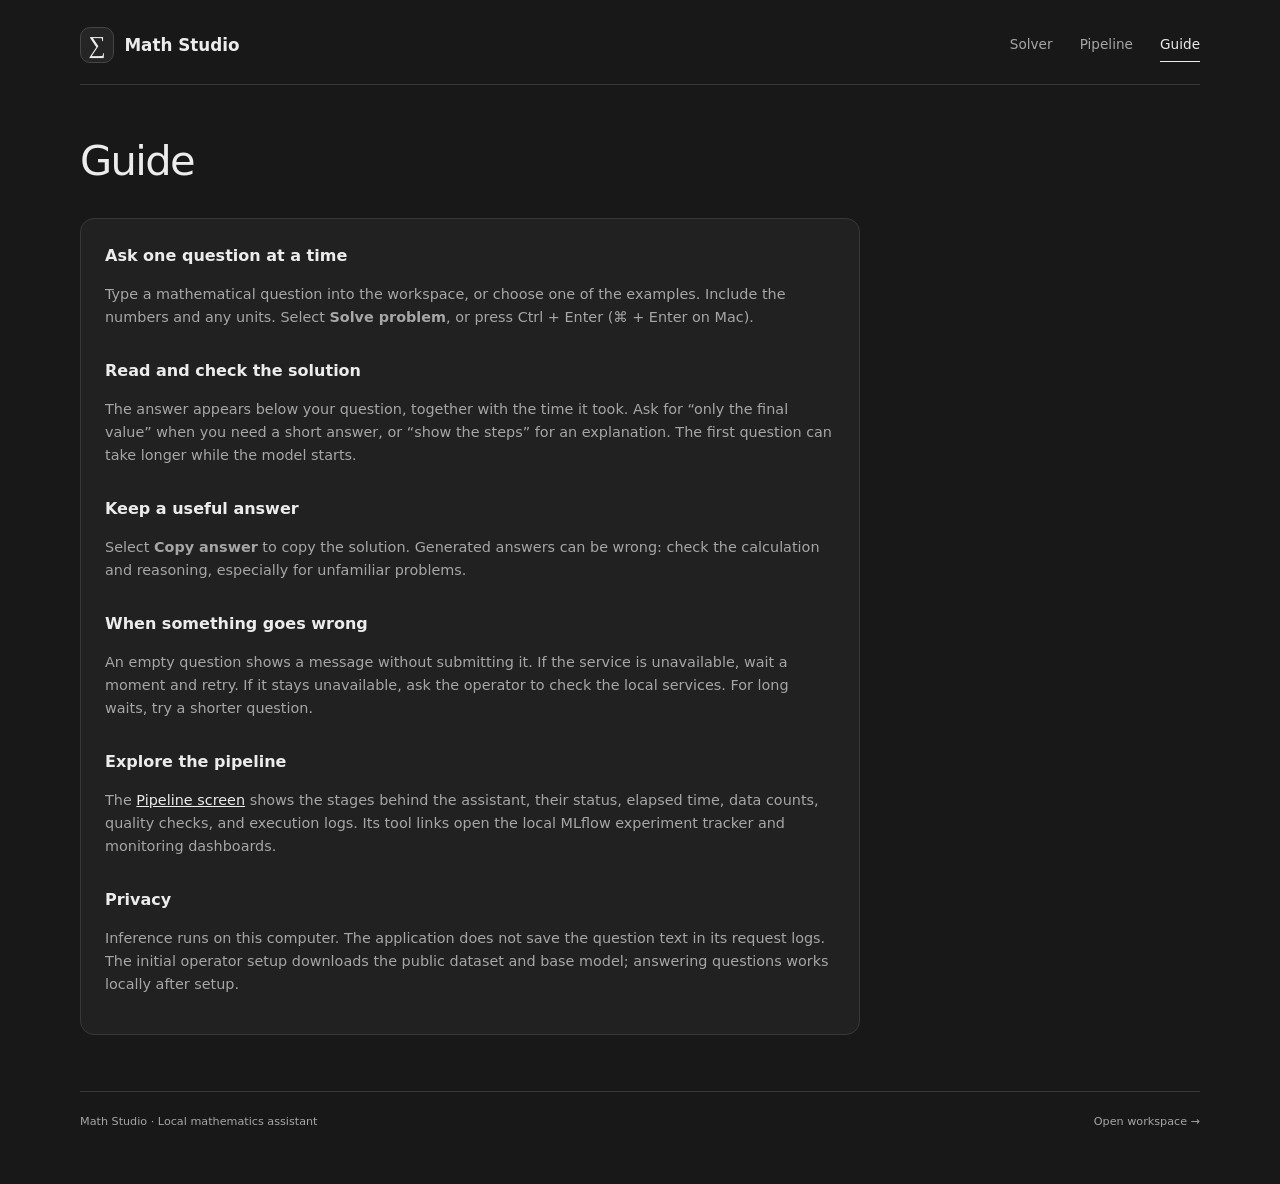
<file: frontend/help.html>
<!doctype html><html lang="en"><head><meta charset="utf-8"><meta name="viewport" content="width=device-width,initial-scale=1"><title>Guide · Math Studio</title><link rel="stylesheet" href="style.css"></head><body><main><header><a class="brand" href="/"><span class="brand-mark">∑</span> Math Studio</a><nav aria-label="Main navigation"><a href="/">Solver</a><a href="http://localhost:8081/">Pipeline</a><a class="active" aria-current="page" href="help.html">Guide</a></nav></header><section class="console-hero"><div><h1>Guide</h1></div></section><section class="console-panel prose"><h2>Ask one question at a time</h2><p>Type a mathematical question into the workspace, or choose one of the examples. Include the numbers and any units. Select <strong>Solve problem</strong>, or press Ctrl + Enter (⌘ + Enter on Mac).</p><h2>Read and check the solution</h2><p>The answer appears below your question, together with the time it took. Ask for “only the final value” when you need a short answer, or “show the steps” for an explanation. The first question can take longer while the model starts.</p><h2>Keep a useful answer</h2><p>Select <strong>Copy answer</strong> to copy the solution. Generated answers can be wrong: check the calculation and reasoning, especially for unfamiliar problems.</p><h2>When something goes wrong</h2><p>An empty question shows a message without submitting it. If the service is unavailable, wait a moment and retry. If it stays unavailable, ask the operator to check the local services. For long waits, try a shorter question.</p><h2>Explore the pipeline</h2><p>The <a href="http://localhost:8081/">Pipeline screen</a> shows the stages behind the assistant, their status, elapsed time, data counts, quality checks, and execution logs. Its tool links open the local MLflow experiment tracker and monitoring dashboards.</p><h2>Privacy</h2><p>Inference runs on this computer. The application does not save the question text in its request logs. The initial operator setup downloads the public dataset and base model; answering questions works locally after setup.</p></section><footer><span>Math Studio · Local mathematics assistant</span><a href="/">Open workspace →</a></footer></main></body></html>
</file>
<file: frontend/style.css>
:root {
  color-scheme: dark;
  --ink: #ececec;
  --muted: #a6a6a6;
  --line: #383838;
  --paper: #181818;
  --surface: #212121;
  --soft: #292929;
  --accent: #ececec;
  --accent-dark: #d4d4d4;
  --danger: #ffa7a7;
}
* { box-sizing: border-box; }
[hidden] { display: none !important; }
body {
  margin: 0;
  background: var(--paper);
  color: var(--ink);
  font: 15px/1.6 ui-sans-serif, system-ui, -apple-system, BlinkMacSystemFont, 'Segoe UI', sans-serif;
}
.workspace-page { min-height: 100vh; isolation: isolate; }
.workspace-page::before {
  content: '';
  position: fixed;
  z-index: -1;
  pointer-events: none;
  width: min(620px, 80vw);
  height: 620px;
  top: 60px;
  right: -260px;
  border-radius: 50%;
  background: repeating-radial-gradient(ellipse at center, transparent 0 44px, #ffffff06 45px 46px, transparent 47px 74px);
  transform: rotate(-28deg) scaleX(1.3);
  mask-image: linear-gradient(150deg, #0009, transparent 80%);
}
main { width: min(1120px, calc(100% - 4rem)); margin: auto; padding: 1.7rem 0 2rem; }
header { display: flex; align-items: center; gap: 1.4rem; padding-bottom: 1.3rem; border-bottom: 1px solid var(--line); }
.brand { display: flex; align-items: center; gap: .65rem; color: var(--ink); font-weight: 600; font-size: 1.05rem; text-decoration: none; white-space: nowrap; }
.brand-mark { display: grid; place-items: center; width: 34px; height: 36px; border: 1px solid #454545; border-radius: 10px; background: #252525; font: 24px Georgia, serif; }
nav { display: flex; gap: 1.7rem; margin-left: auto; }
nav a { color: var(--muted); text-decoration: none; font-size: .85rem; padding: .35rem 0; }
nav a:hover, nav .active { color: var(--ink); }
nav .active { border-bottom: 1px solid var(--ink); }
.status { display: flex; align-items: center; gap: .5rem; color: var(--muted); font-size: .76rem; white-space: nowrap; }
.status i { width: 7px; height: 7px; border-radius: 50%; background: #777; }
.status.ready i { background: #82c99a; }
.status.problem i { background: var(--danger); }
.hero { padding: 5.2rem 0 3.2rem; text-align: center; }
h1 { margin: 0; font-size: clamp(2rem, 4.2vw, 3rem); font-weight: 500; line-height: 1.2; letter-spacing: -.04em; }
.lede { max-width: 590px; margin: 1rem 0 0; color: var(--muted); font-size: .94rem; line-height: 1.7; }
.workspace-grid { display: grid; grid-template-columns: minmax(0, 1.75fr) minmax(230px, 1fr); gap: 2rem; align-items: start; }
.solver { border: 1px solid #424242; border-radius: 22px; background: #2b2b2b; padding: 1.6rem; box-shadow: 0 12px 40px #00000012; }
.section-heading { display: flex; justify-content: space-between; align-items: center; gap: 1rem; }
.solver label { font-size: .9rem; font-weight: 500; }
.small-label { font-size: .68rem; color: var(--muted); }
textarea { display: block; resize: vertical; width: 100%; min-height: 150px; max-height: 500px; margin: .8rem 0 1.1rem; padding: 1rem; border: 1px solid #454545; border-radius: 13px; background: #252525; color: var(--ink); font: inherit; line-height: 1.6; outline: none; }
textarea:focus { border-color: #888; box-shadow: 0 0 0 2px #ffffff0c; }
textarea::placeholder { color: #a0a0a0; }
.actions { display: flex; align-items: center; justify-content: space-between; gap: 1rem; }
.shortcut { color: var(--muted); font-size: .7rem; }
button { border: 0; border-radius: 22px; background: var(--accent); color: #171717; padding: .8rem 1.1rem; font: inherit; font-size: .84rem; font-weight: 600; cursor: pointer; transition: background .15s; }
button:hover { background: var(--accent-dark); }
button:focus-visible, a:focus-visible, summary:focus-visible { outline: 2px solid #b5b5b5; outline-offset: 4px; }
button:disabled { cursor: wait; opacity: .65; }
button span[aria-hidden] { margin-left: 1rem; }
.answer { margin-top: 1.3rem; padding: 1.2rem; border: 1px solid #444; border-radius: 13px; background: #222; }
.answer-label { margin: 0; color: var(--ink); font-size: .8rem; font-weight: 600; }
#answer-text { white-space: pre-wrap; overflow-wrap: anywhere; margin-top: .8rem; }
.latency { margin: .9rem 0 0; color: var(--muted); font-size: .7rem; }
.error { margin: .8rem 0 0; color: var(--danger); font-size: .8rem; overflow-wrap: anywhere; }
.error:empty { display: none; }
.progress-note { font-size: .8rem; color: var(--muted); }
.text-button { padding: .3rem .6rem; background: transparent; color: var(--muted); font-size: .7rem; }
.text-button:hover { background: #353535; color: var(--ink); }
.examples { padding: .15rem 0; }
.examples button { position: relative; display: block; width: 100%; text-align: left; color: var(--ink); background: transparent; padding: 1rem 1.6rem 1rem .8rem; border-bottom: 1px solid var(--line); border-radius: 0; font-size: .82rem; font-weight: 400; }
.examples button:first-child { padding-top: .7rem; }
.examples button:hover { background: #ffffff06; }
.examples button span { display: block; margin-bottom: .2rem; font-size: .68rem; color: var(--muted); }
.examples button b { position: absolute; right: .5rem; top: 1.6rem; font-weight: 400; color: var(--muted); }
.aside-note { font-size: .73rem; color: var(--muted); line-height: 1.7; margin: 1.2rem .8rem 0; }
footer { display: flex; justify-content: space-between; align-items: center; gap: 1rem; margin-top: 3.5rem; border-top: 1px solid var(--line); padding: 1.3rem 0; color: var(--muted); font-size: .7rem; }
a { color: var(--accent); }
footer a { color: var(--muted); text-decoration: none; }
footer a:hover { color: var(--ink); }
.console-hero { display: flex; align-items: end; justify-content: space-between; gap: 1.5rem; padding: 3.2rem 0 2rem; }
.console-hero h1 { font-size: clamp(2rem, 4vw, 2.6rem); }
.secondary { background: #303030; color: var(--ink); border: 1px solid #444; white-space: nowrap; }
.secondary:hover { background: #3a3a3a; }
.stat-grid { display: grid; grid-template-columns: repeat(4, 1fr); gap: 1rem; margin-bottom: 1.5rem; }
.stat-grid article { background: var(--surface); border: 1px solid var(--line); border-radius: 14px; padding: 1.2rem; }
.stat-grid p { font-size: .7rem; color: var(--muted); margin: 0; }
.stat-grid strong { display: block; font-weight: 500; font-size: 2rem; letter-spacing: -.04em; margin: .3rem 0; }
.stat-grid small { font-size: .64rem; color: var(--muted); display: block; }
.console-panel { background: var(--surface); border: 1px solid var(--line); border-radius: 14px; padding: 1.5rem; margin-bottom: 1.5rem; min-width: 0; }
.console-panel h2 { margin: 0; font-size: 1rem; font-weight: 600; }
.muted { color: var(--muted); font-size: .78rem; margin: .4rem 0 1rem; }
.dag { display: flex; flex-wrap: wrap; align-items: center; justify-content: space-between; gap: .65rem; padding: 1.1rem; background: var(--soft); border-radius: 8px; margin: 1rem 0; font-size: .69rem; }
.dag b { color: var(--muted); font-size: 1rem; }
.table-scroll { overflow: auto; }
table { border-collapse: collapse; width: 100%; font-size: .77rem; text-align: left; }
th { font-size: .64rem; text-transform: uppercase; letter-spacing: .07em; color: var(--muted); font-weight: 500; }
th, td { padding: .75rem .7rem; border-bottom: 1px solid var(--line); }
td:first-child, th:first-child { padding-left: 0; }
td a { text-decoration: none; font-family: ui-monospace, monospace; font-size: .7rem; }
.badge { border-radius: 20px; padding: .2rem .65rem; font-size: .65rem; background: #333; color: #bfbfbf; }
.badge.completed { background: #25372d; color: #a2d5b3; }
.badge.running { background: #44391f; color: #f1ce84; }
.badge.failed { background: #452a2a; color: var(--danger); }
.console-columns { display: grid; grid-template-columns: 1fr 1.2fr; gap: 1.5rem; }
.evidence-list { font-size: .74rem; }
.evidence-list div { padding: .7rem 0; border-bottom: 1px solid var(--line); display: flex; justify-content: space-between; gap: 1rem; }
.evidence-list dt { color: var(--muted); }
.evidence-list dd { margin: 0; text-align: right; overflow-wrap: anywhere; max-width: 60%; }
.tool-links { display: flex; flex-wrap: wrap; gap: 1rem; margin-top: 1.3rem; font-size: .75rem; }
.tool-links a { text-decoration: none; font-weight: 600; }
pre { white-space: pre-wrap; overflow-wrap: anywhere; font: 11px/1.7 ui-monospace, SFMono-Regular, monospace; background: #191919; color: #c6c6c6; padding: 1rem; border-radius: 8px; }
.log-panel pre { height: 365px; overflow: auto; margin-bottom: 0; }
.console-panel summary { cursor: pointer; font-weight: 600; font-size: .85rem; }
.console-panel > p, .console-panel details p { font-size: .8rem; color: var(--muted); }
.prose { max-width: 780px; }
.prose h2 { margin-top: 1.8rem; }
.prose h2:first-child { margin-top: 0; }
.prose p { font-size: .9rem; color: var(--muted); }
.katex-display { overflow-x: auto; overflow-y: hidden; padding: .3rem 0; }
.katex { font-size: 1.08em; }
@media (max-width: 800px) {
  main { width: calc(100% - 2.5rem); }
  .workspace-grid, .console-columns { grid-template-columns: 1fr; gap: 1.5rem; }
  .examples button { padding: .8rem 1.6rem .8rem .8rem; }
  .examples button b { top: 1.3rem; }
  .stat-grid { grid-template-columns: repeat(2, 1fr); }
  .status { display: none; }
  .hero { padding: 3.5rem 0 2.5rem; }
  footer { margin-top: 2.4rem; }
}
@media (max-width: 500px) {
  main { width: calc(100% - 2rem); padding-top: 1.1rem; }
  header { gap: .6rem; flex-wrap: wrap; padding-bottom: 1rem; }
  .brand { font-size: 1rem; }
  .brand-mark { width: 28px; height: 30px; }
  nav { gap: 1rem; }
  nav a { font-size: .73rem; }
  .hero { padding: 3rem 0 2rem; }
  .hero h1 { font-size: clamp(1.7rem, 7.5vw, 2.2rem); }
  .solver { padding: 1rem; border-radius: 18px; }
  .shortcut { display: none; }
  .actions { justify-content: flex-end; }
  .small-label { font-size: .6rem; }
  .console-hero { align-items: start; flex-direction: column; padding-top: 2rem; }
  .stat-grid { gap: .6rem; }
  .stat-grid article { padding: .9rem; }
  .stat-grid strong { font-size: 1.8rem; }
  .console-panel { padding: 1rem; }
  .section-heading { gap: .5rem; }
  footer { align-items: start; flex-direction: column; gap: .5rem; }
  .evidence-list div { flex-direction: column; gap: .3rem; }
  .evidence-list dd { text-align: left; max-width: 100%; }
}
</file>
